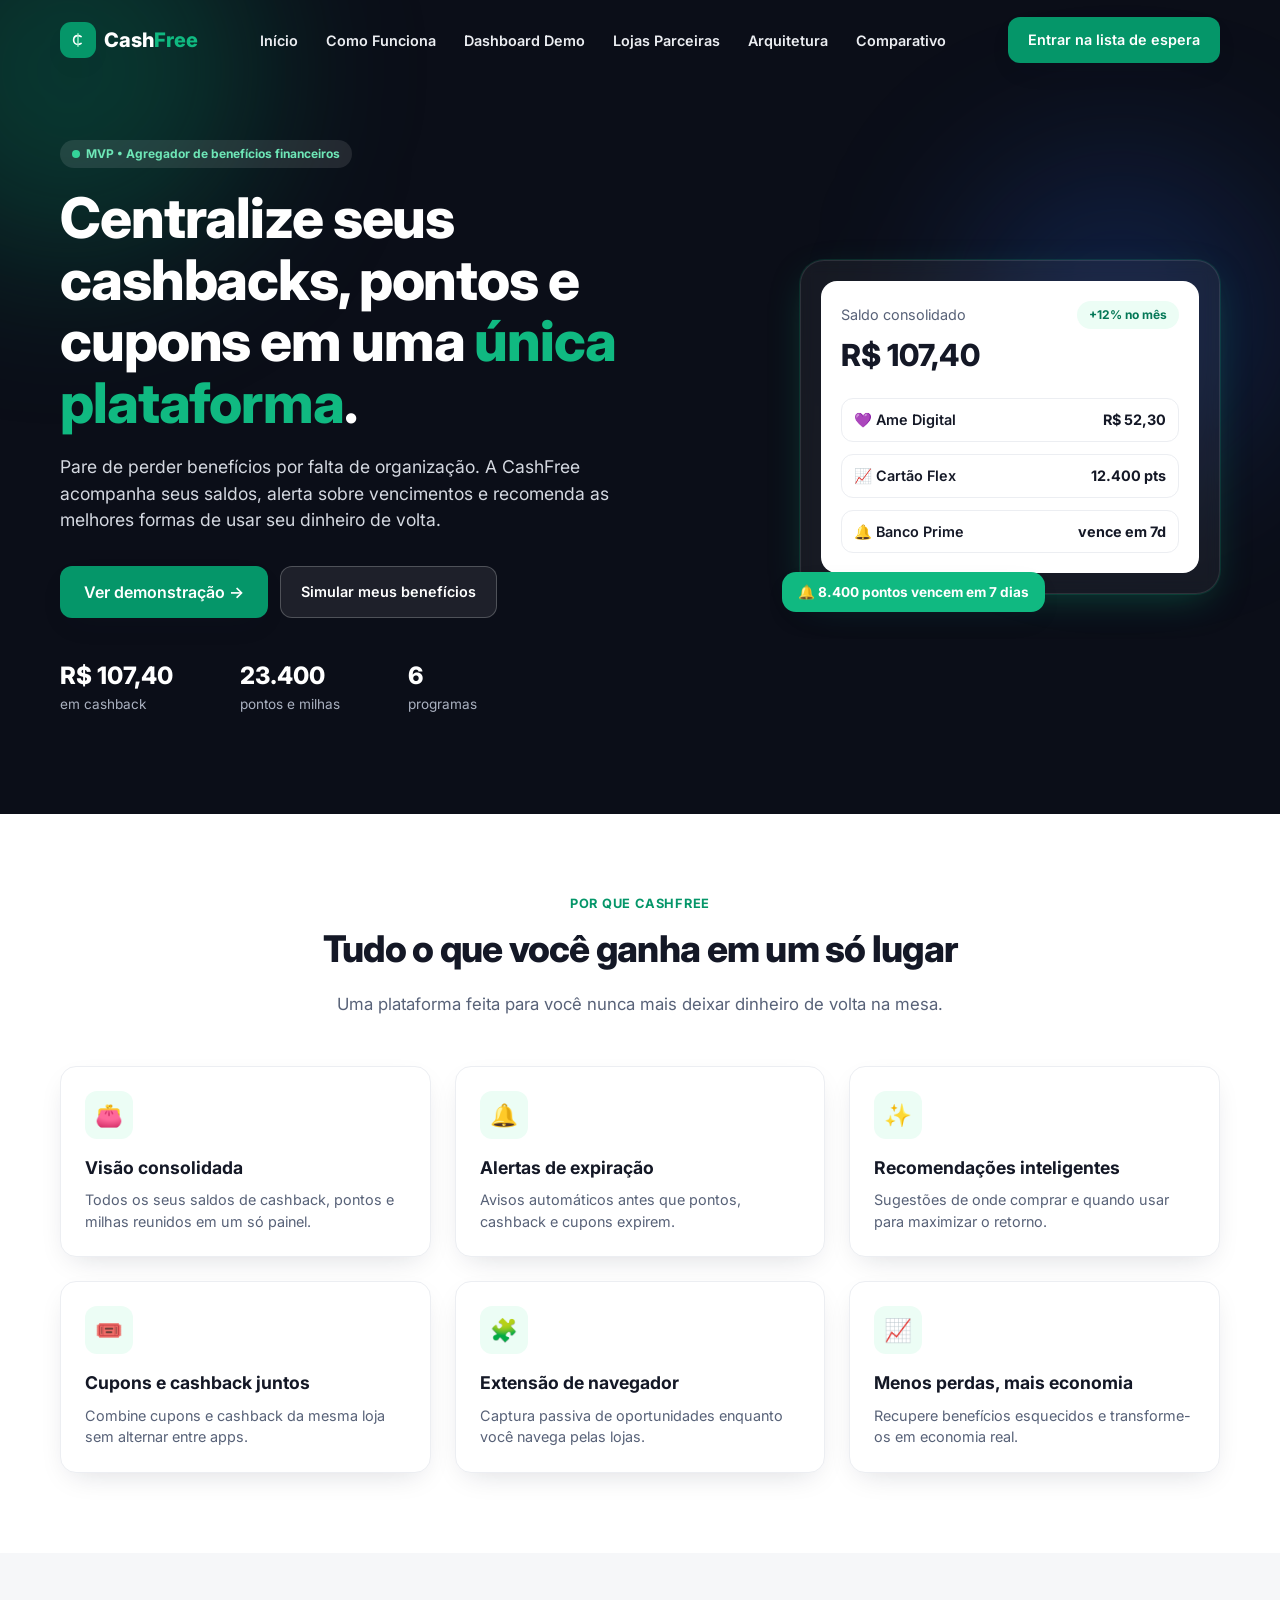
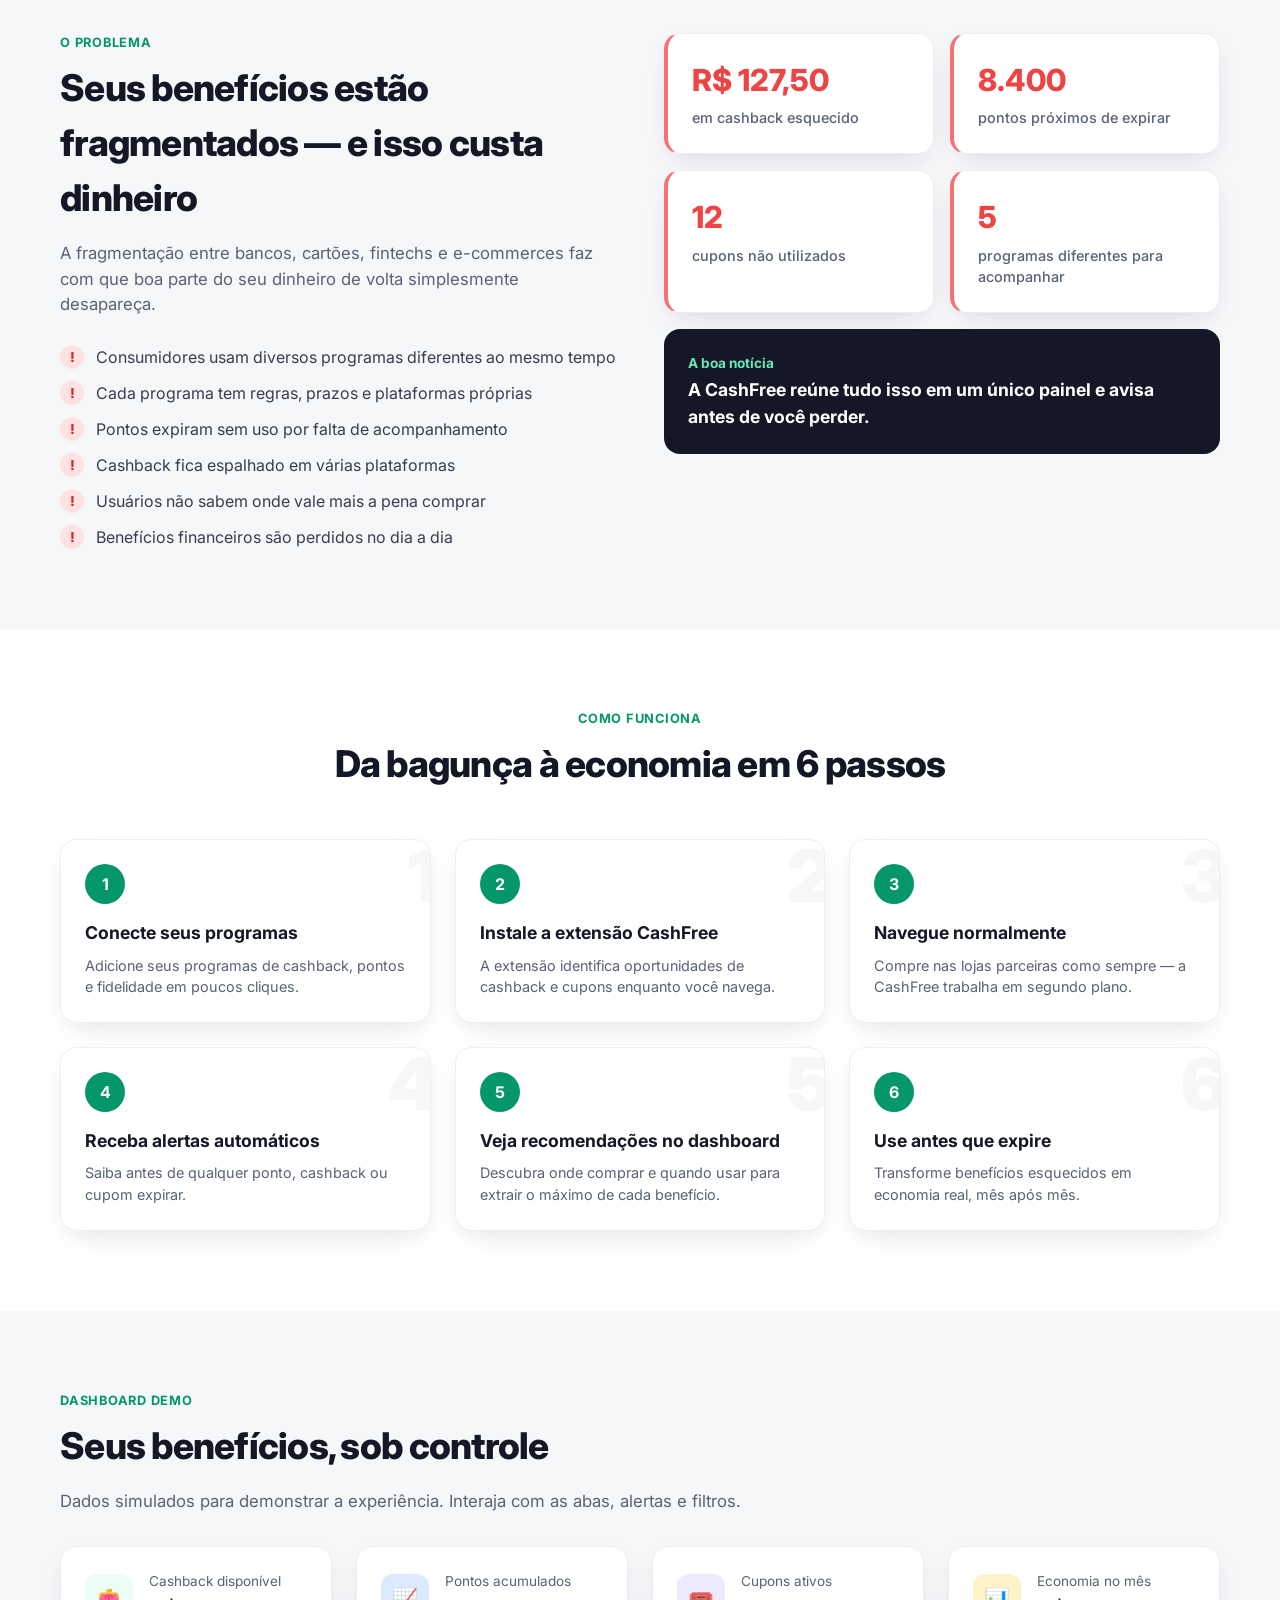
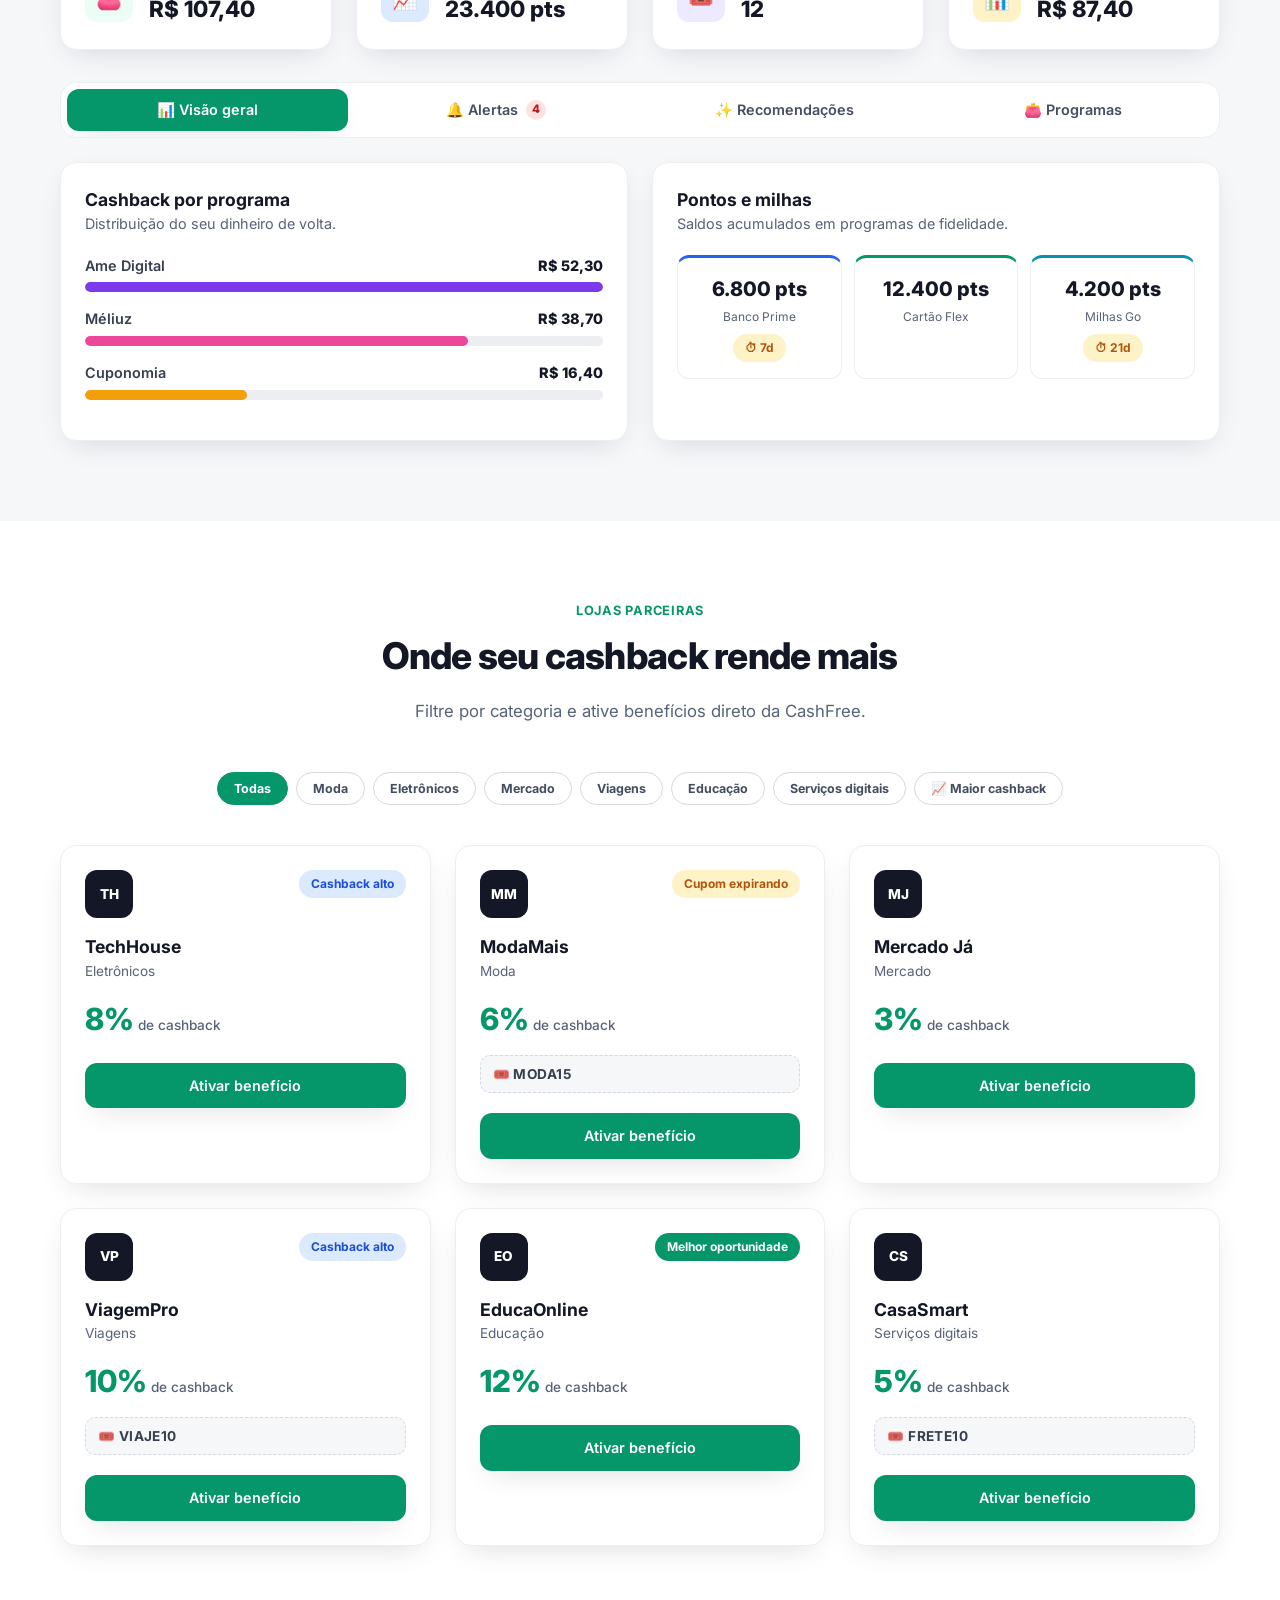
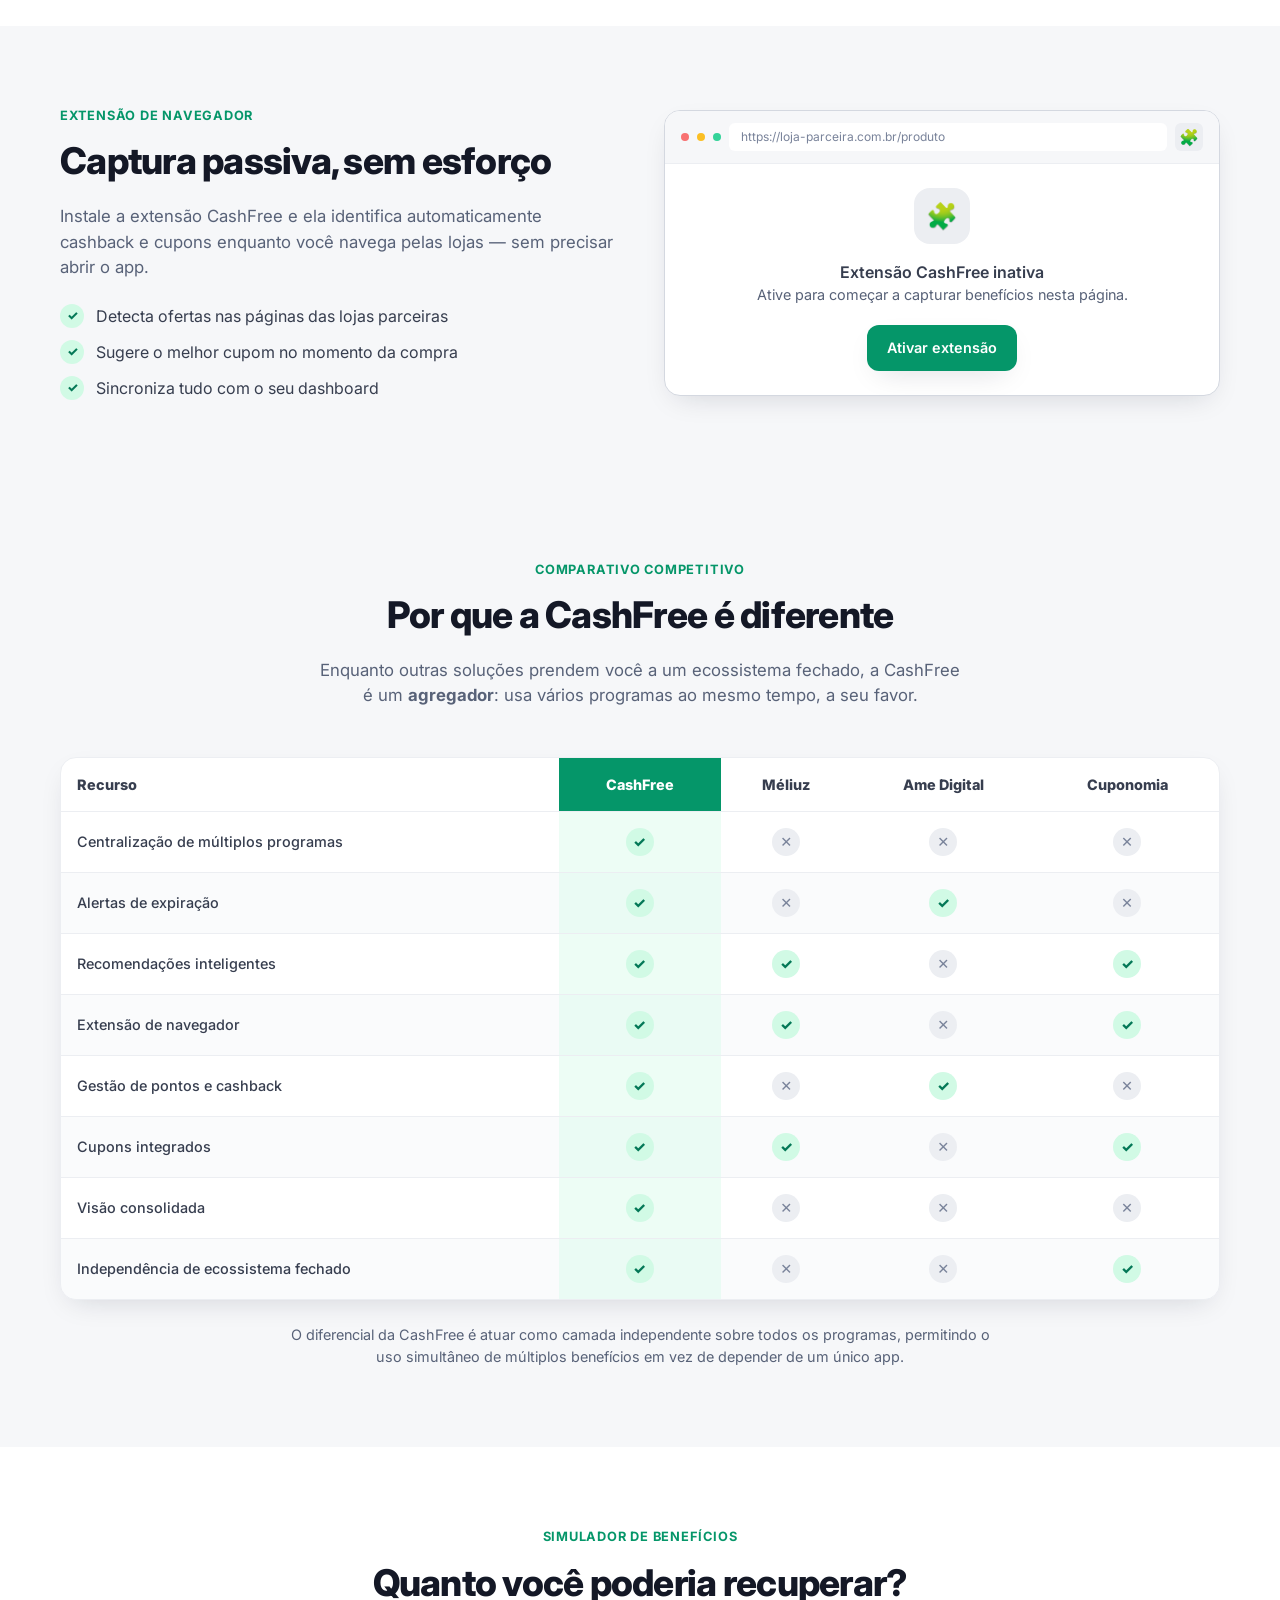
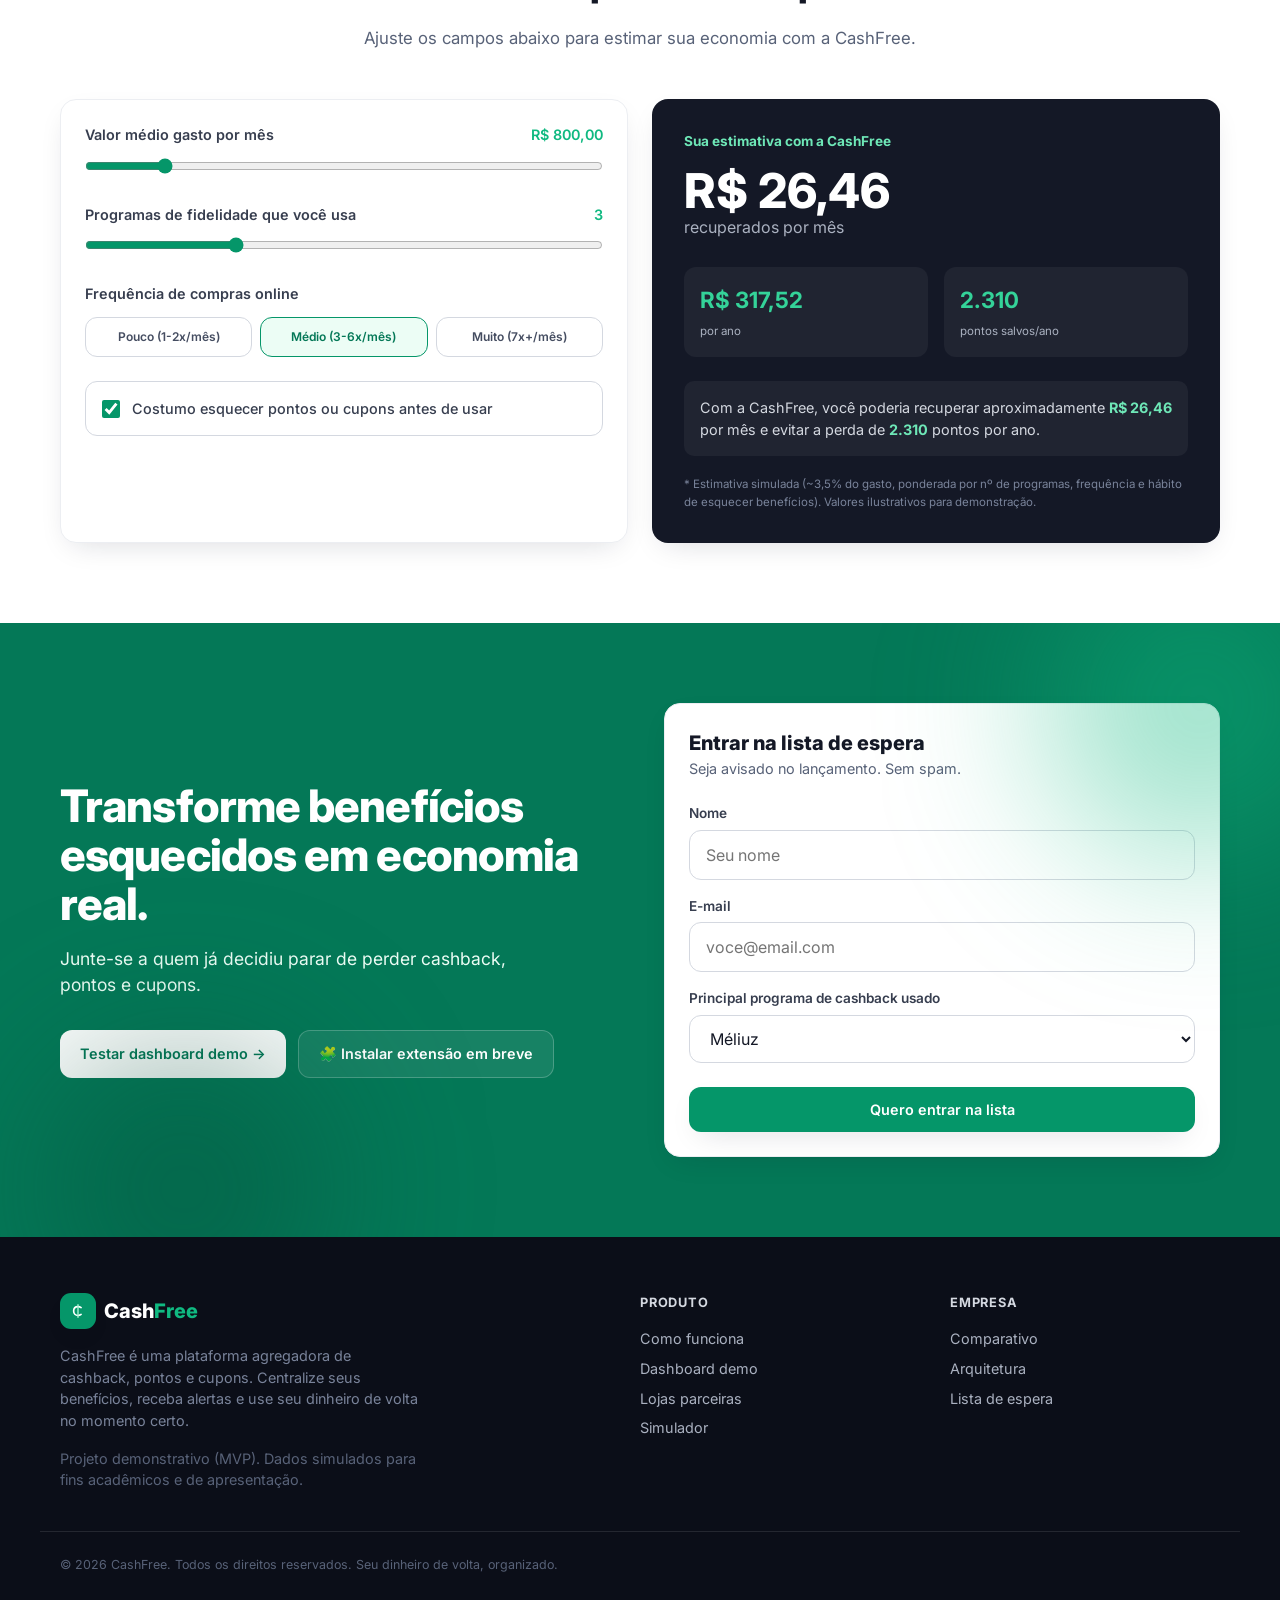
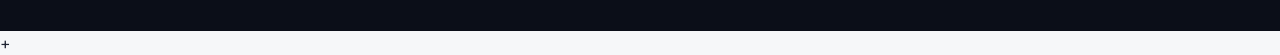
<file: cashfreesitehtmlcssjs/index.html>
<!doctype html>
<html lang="pt-BR">
  <head>
    <meta charset="UTF-8" />
    <meta name="viewport" content="width=device-width, initial-scale=1.0" />
    <meta
      name="description"
      content="CashFree — centralize cashbacks, pontos e cupons em uma única plataforma. Receba alertas de expiração e recomendações inteligentes."
    />
    <title>CashFree — Seu dinheiro de volta, organizado</title>
    <link rel="icon" type="image/svg+xml" href="favicon.svg" />
    <link rel="preconnect" href="https://fonts.googleapis.com" />
    <link rel="preconnect" href="https://fonts.gstatic.com" crossorigin />
    <link
      href="https://fonts.googleapis.com/css2?family=Inter:wght@400;500;600;700;800&display=swap"
      rel="stylesheet"
    />
    <link rel="stylesheet" href="css/styles.css" />
  </head>
  <body>
    <!-- ============ HEADER / NAV ============ -->
    <header class="header" id="header">
      <nav class="nav container">
        <a href="#inicio" class="logo" aria-label="CashFree — início">
          <span class="logo__mark">
            <svg viewBox="0 0 32 32" width="20" height="20" aria-hidden="true">
              <path d="M21 10.5c-1.3-1-3-1.6-5-1.6-4.1 0-7 2.9-7 7.1s2.9 7.1 7 7.1c2 0 3.7-.6 5-1.6"
                fill="none" stroke="#fff" stroke-width="2.6" stroke-linecap="round" />
              <path d="M16 6v20" stroke="#a7f3d0" stroke-width="2.2" stroke-linecap="round" />
            </svg>
          </span>
          <span class="logo__text">Cash<span>Free</span></span>
        </a>

        <ul class="nav__links" id="navLinks">
          <li><a href="#inicio">Início</a></li>
          <li><a href="#como-funciona">Como Funciona</a></li>
          <li><a href="#dashboard">Dashboard Demo</a></li>
          <li><a href="#lojas">Lojas Parceiras</a></li>
          <li><a href="#arquitetura">Arquitetura</a></li>
          <li><a href="#comparativo">Comparativo</a></li>
        </ul>

        <a href="#cta" class="btn btn--primary nav__cta">Entrar na lista de espera</a>

        <button class="nav__toggle" id="navToggle" aria-label="Abrir menu" aria-expanded="false">
          <svg viewBox="0 0 24 24" width="24" height="24" fill="none" stroke="currentColor"
            stroke-width="1.8" stroke-linecap="round"><path d="M4 7h16M4 12h16M4 17h16" /></svg>
        </button>
      </nav>

      <!-- Menu mobile -->
      <div class="nav__mobile" id="navMobile" hidden>
        <a href="#inicio">Início</a>
        <a href="#como-funciona">Como Funciona</a>
        <a href="#dashboard">Dashboard Demo</a>
        <a href="#lojas">Lojas Parceiras</a>
        <a href="#arquitetura">Arquitetura</a>
        <a href="#comparativo">Comparativo</a>
        <a href="#cta" class="btn btn--primary">Entrar na lista de espera</a>
      </div>
    </header>

    <main>
      <!-- ============ HERO ============ -->
      <section id="inicio" class="hero">
        <div class="hero__glow hero__glow--1"></div>
        <div class="hero__glow hero__glow--2"></div>
        <div class="container hero__grid">
          <div class="hero__content">
            <span class="chip chip--ghost"><span class="dot"></span>MVP • Agregador de benefícios financeiros</span>
            <h1>Centralize seus cashbacks, pontos e cupons em uma <span class="accent">única plataforma</span>.</h1>
            <p class="hero__sub">
              Pare de perder benefícios por falta de organização. A CashFree acompanha seus saldos,
              alerta sobre vencimentos e recomenda as melhores formas de usar seu dinheiro de volta.
            </p>
            <div class="hero__actions">
              <a href="#dashboard" class="btn btn--primary btn--lg">Ver demonstração →</a>
              <a href="#simulador" class="btn btn--glass">Simular meus benefícios</a>
            </div>
            <dl class="hero__stats">
              <div><dt>R$ 107,40</dt><dd>em cashback</dd></div>
              <div><dt>23.400</dt><dd>pontos e milhas</dd></div>
              <div><dt>6</dt><dd>programas</dd></div>
            </dl>
          </div>

          <div class="hero__mockup">
            <div class="mockup">
              <div class="mockup__card">
                <div class="mockup__row">
                  <span class="muted">Saldo consolidado</span>
                  <span class="chip chip--green">+12% no mês</span>
                </div>
                <p class="mockup__big">R$ 107,40</p>
                <div class="mockup__list">
                  <div class="mockup__item"><span>💜 Ame Digital</span><strong>R$ 52,30</strong></div>
                  <div class="mockup__item"><span>📈 Cartão Flex</span><strong>12.400 pts</strong></div>
                  <div class="mockup__item"><span>🔔 Banco Prime</span><strong>vence em 7d</strong></div>
                </div>
              </div>
            </div>
            <div class="mockup__badge">🔔 8.400 pontos vencem em 7 dias</div>
          </div>
        </div>
      </section>

      <!-- ============ BENEFÍCIOS ============ -->
      <section class="section section--white">
        <div class="container">
          <div class="section__head">
            <p class="eyebrow">Por que CashFree</p>
            <h2 class="section__title">Tudo o que você ganha em um só lugar</h2>
            <p class="section__lead">Uma plataforma feita para você nunca mais deixar dinheiro de volta na mesa.</p>
          </div>
          <div class="grid grid--3" id="benefitsGrid"></div>
        </div>
      </section>

      <!-- ============ PROBLEMA ============ -->
      <section class="section section--gray">
        <div class="container split">
          <div>
            <p class="eyebrow">O problema</p>
            <h2 class="section__title">Seus benefícios estão fragmentados — e isso custa dinheiro</h2>
            <p class="section__lead">
              A fragmentação entre bancos, cartões, fintechs e e-commerces faz com que boa parte do
              seu dinheiro de volta simplesmente desapareça.
            </p>
            <ul class="painlist" id="painList"></ul>
          </div>
          <div class="problem__stats" id="lostStats"></div>
        </div>
      </section>

      <!-- ============ COMO FUNCIONA ============ -->
      <section id="como-funciona" class="section section--white">
        <div class="container">
          <div class="section__head">
            <p class="eyebrow">Como funciona</p>
            <h2 class="section__title">Da bagunça à economia em 6 passos</h2>
          </div>
          <ol class="grid grid--3 steps" id="stepsGrid"></ol>
        </div>
      </section>

      <!-- ============ DASHBOARD ============ -->
      <section id="dashboard" class="section section--gray">
        <div class="container">
          <div class="section__head section__head--left">
            <p class="eyebrow">Dashboard demo</p>
            <h2 class="section__title">Seus benefícios, sob controle</h2>
            <p class="section__lead">Dados simulados para demonstrar a experiência. Interaja com as abas, alertas e filtros.</p>
          </div>

          <div class="grid grid--4 summary" id="summaryGrid"></div>

          <div class="tabs" id="tabs">
            <button class="tab is-active" data-tab="visao">📊 Visão geral</button>
            <button class="tab" data-tab="alertas">🔔 Alertas <span class="badge" id="alertCount">4</span></button>
            <button class="tab" data-tab="recomendacoes">✨ Recomendações</button>
            <button class="tab" data-tab="programas">👛 Programas</button>
          </div>

          <div class="tabpanel" id="panel-visao"></div>
          <div class="tabpanel" id="panel-alertas" hidden></div>
          <div class="tabpanel" id="panel-recomendacoes" hidden></div>
          <div class="tabpanel" id="panel-programas" hidden></div>
        </div>
      </section>

      <!-- ============ LOJAS PARCEIRAS ============ -->
      <section id="lojas" class="section section--white">
        <div class="container">
          <div class="section__head">
            <p class="eyebrow">Lojas parceiras</p>
            <h2 class="section__title">Onde seu cashback rende mais</h2>
            <p class="section__lead">Filtre por categoria e ative benefícios direto da CashFree.</p>
          </div>
          <div class="filters" id="storeFilters"></div>
          <div class="grid grid--3" id="storesGrid"></div>
        </div>
      </section>

      <!-- ============ EXTENSÃO ============ -->
      <section class="section section--gray">
        <div class="container split split--center">
          <div>
            <p class="eyebrow">Extensão de navegador</p>
            <h2 class="section__title">Captura passiva, sem esforço</h2>
            <p class="section__lead">
              Instale a extensão CashFree e ela identifica automaticamente cashback e cupons
              enquanto você navega pelas lojas — sem precisar abrir o app.
            </p>
            <ul class="checklist">
              <li>Detecta ofertas nas páginas das lojas parceiras</li>
              <li>Sugere o melhor cupom no momento da compra</li>
              <li>Sincroniza tudo com o seu dashboard</li>
            </ul>
          </div>
          <div class="browser">
            <div class="browser__bar">
              <span class="dot dot--red"></span><span class="dot dot--amber"></span><span class="dot dot--green"></span>
              <span class="browser__url">https://loja-parceira.com.br/produto</span>
              <span class="browser__ext" id="extIcon">🧩</span>
            </div>
            <div class="browser__body" id="extBody"></div>
          </div>
        </div>
      </section>

      <!-- ============ COMPARATIVO ============ -->
      <section id="comparativo" class="section section--gray2">
        <div class="container">
          <div class="section__head">
            <p class="eyebrow">Comparativo competitivo</p>
            <h2 class="section__title">Por que a CashFree é diferente</h2>
            <p class="section__lead">
              Enquanto outras soluções prendem você a um ecossistema fechado, a CashFree é um
              <strong>agregador</strong>: usa vários programas ao mesmo tempo, a seu favor.
            </p>
          </div>
          <div class="table-wrap" id="comparisonWrap"></div>
          <p class="note">
            O diferencial da CashFree é atuar como camada independente sobre todos os programas,
            permitindo o uso simultâneo de múltiplos benefícios em vez de depender de um único app.
          </p>
        </div>
      </section>

      <!-- ============ SIMULADOR ============ -->
      <section id="simulador" class="section section--white">
        <div class="container">
          <div class="section__head">
            <p class="eyebrow">Simulador de benefícios</p>
            <h2 class="section__title">Quanto você poderia recuperar?</h2>
            <p class="section__lead">Ajuste os campos abaixo para estimar sua economia com a CashFree.</p>
          </div>

          <div class="grid grid--2 sim">
            <div class="card sim__inputs">
              <div class="field">
                <label>Valor médio gasto por mês <span class="accent" id="spendVal">R$ 800,00</span></label>
                <input type="range" id="spend" min="100" max="5000" step="50" value="800" />
              </div>
              <div class="field">
                <label>Programas de fidelidade que você usa <span class="accent" id="progVal">3</span></label>
                <input type="range" id="programs" min="1" max="8" step="1" value="3" />
              </div>
              <div class="field">
                <p class="field__label">Frequência de compras online</p>
                <div class="segmented" id="freq">
                  <button data-factor="0.4">Pouco (1-2x/mês)</button>
                  <button data-factor="0.7" class="is-active">Médio (3-6x/mês)</button>
                  <button data-factor="1">Muito (7x+/mês)</button>
                </div>
              </div>
              <label class="checkbox">
                <input type="checkbox" id="forgets" checked />
                <span>Costumo esquecer pontos ou cupons antes de usar</span>
              </label>
            </div>

            <div class="sim__result">
              <p class="sim__eyebrow">Sua estimativa com a CashFree</p>
              <p class="sim__big" id="resMonthly">R$ 0,00</p>
              <p class="muted-light">recuperados por mês</p>
              <div class="sim__sub">
                <div><strong id="resYearly">R$ 0,00</strong><span>por ano</span></div>
                <div><strong id="resPoints">0</strong><span>pontos salvos/ano</span></div>
              </div>
              <p class="sim__explain" id="resText"></p>
              <p class="sim__note">
                * Estimativa simulada (~3,5% do gasto, ponderada por nº de programas, frequência e
                hábito de esquecer benefícios). Valores ilustrativos para demonstração.
              </p>
            </div>
          </div>
        </div>
      </section>

      <!-- ============ CTA FINAL ============ -->
      <section id="cta" class="section section--brand">
        <div class="cta__glow cta__glow--1"></div>
        <div class="cta__glow cta__glow--2"></div>
        <div class="container split split--center">
          <div>
            <h2 class="cta__title">Transforme benefícios esquecidos em economia real.</h2>
            <p class="cta__lead">Junte-se a quem já decidiu parar de perder cashback, pontos e cupons.</p>
            <div class="hero__actions">
              <a href="#dashboard" class="btn btn--white">Testar dashboard demo →</a>
              <button class="btn btn--glass">🧩 Instalar extensão em breve</button>
            </div>
          </div>

          <div class="waitlist" id="waitlist">
            <form id="waitlistForm" class="card">
              <h3>Entrar na lista de espera</h3>
              <p class="muted">Seja avisado no lançamento. Sem spam.</p>
              <div class="field">
                <label for="wlName">Nome</label>
                <input id="wlName" type="text" required placeholder="Seu nome" />
              </div>
              <div class="field">
                <label for="wlEmail">E-mail</label>
                <input id="wlEmail" type="email" required placeholder="voce@email.com" />
              </div>
              <div class="field">
                <label for="wlProgram">Principal programa de cashback usado</label>
                <select id="wlProgram">
                  <option>Méliuz</option><option>Ame Digital</option><option>Cuponomia</option>
                  <option>Banco/Cartão</option><option>Milhas</option><option>Outro</option>
                </select>
              </div>
              <button type="submit" class="btn btn--primary btn--block">Quero entrar na lista</button>
            </form>
          </div>
        </div>
      </section>
    </main>

    <!-- ============ FOOTER ============ -->
    <footer class="footer">
      <div class="container footer__grid">
        <div class="footer__brand">
          <span class="logo logo--light">
            <span class="logo__mark">
              <svg viewBox="0 0 32 32" width="20" height="20" aria-hidden="true">
                <path d="M21 10.5c-1.3-1-3-1.6-5-1.6-4.1 0-7 2.9-7 7.1s2.9 7.1 7 7.1c2 0 3.7-.6 5-1.6"
                  fill="none" stroke="#fff" stroke-width="2.6" stroke-linecap="round" />
                <path d="M16 6v20" stroke="#a7f3d0" stroke-width="2.2" stroke-linecap="round" />
              </svg>
            </span>
            <span class="logo__text logo__text--light">Cash<span>Free</span></span>
          </span>
          <p>
            CashFree é uma plataforma agregadora de cashback, pontos e cupons. Centralize seus
            benefícios, receba alertas e use seu dinheiro de volta no momento certo.
          </p>
          <p class="footer__small">Projeto demonstrativo (MVP). Dados simulados para fins acadêmicos e de apresentação.</p>
        </div>
        <div>
          <p class="footer__title">Produto</p>
          <ul>
            <li><a href="#como-funciona">Como funciona</a></li>
            <li><a href="#dashboard">Dashboard demo</a></li>
            <li><a href="#lojas">Lojas parceiras</a></li>
            <li><a href="#simulador">Simulador</a></li>
          </ul>
        </div>
        <div>
          <p class="footer__title">Empresa</p>
          <ul>
            <li><a href="#comparativo">Comparativo</a></li>
            <li><a href="#arquitetura">Arquitetura</a></li>
            <li><a href="#cta">Lista de espera</a></li>
          </ul>
        </div>
      </div>
      <div class="container footer__bottom">
        © <span id="year"></span> CashFree. Todos os direitos reservados. Seu dinheiro de volta, organizado.
      </div>
    </footer>

    <script src="js/data.js"></script>
    <script src="js/app.js"></script>
  </body>
</html>+
</file>
<file: cashfreesitehtmlcssjs/css/styles.css>
/* ============================================================
   CashFree — estilos (HTML/CSS/JS puro)
   Paleta fintech: verde (economia/confiança) + grafite (segurança)
   ============================================================ */

:root {
  --brand-50: #ecfdf5;  --brand-100: #d1fae5; --brand-200: #a7f3d0;
  --brand-300: #6ee7b7; --brand-400: #34d399; --brand-500: #10b981;
  --brand-600: #059669; --brand-700: #047857; --brand-800: #065f46;

  --ink-50: #f6f7f9;  --ink-100: #eceef2; --ink-200: #d4d8e0;
  --ink-300: #aab1c0; --ink-400: #79839a; --ink-500: #586278;
  --ink-600: #454d61; --ink-700: #373e4f; --ink-800: #1f2433;
  --ink-900: #141826; --ink-950: #0b0e18;

  --shadow-soft: 0 10px 30px -12px rgba(15, 23, 42, 0.18);
  --shadow-glow: 0 0 0 1px rgba(16,185,129,0.15), 0 12px 40px -12px rgba(16,185,129,0.35);
  --radius: 16px;
  --header-h: 80px;
}

* { box-sizing: border-box; margin: 0; padding: 0; }

html { scroll-behavior: smooth; scroll-padding-top: var(--header-h); }

body {
  font-family: 'Inter', system-ui, Helvetica, Arial, sans-serif;
  color: var(--ink-800);
  background: var(--ink-50);
  -webkit-font-smoothing: antialiased;
  line-height: 1.5;
}

a { color: inherit; text-decoration: none; }
ul, ol { list-style: none; }
img, svg { display: block; }

.container { width: 100%; max-width: 1200px; margin: 0 auto; padding: 0 20px; }
.accent { color: var(--brand-500); }
.muted { color: var(--ink-500); font-size: 0.9rem; }
.muted-light { color: var(--ink-300); }

/* ---------- Botões ---------- */
.btn {
  display: inline-flex; align-items: center; justify-content: center; gap: 8px;
  border: 0; cursor: pointer; font: inherit; font-weight: 600; font-size: 0.9rem;
  padding: 12px 20px; border-radius: 12px; transition: all 0.2s ease;
  text-align: center;
}
.btn--lg { font-size: 1rem; padding: 14px 24px; }
.btn--block { width: 100%; }
.btn--primary { background: var(--brand-600); color: #fff; box-shadow: var(--shadow-soft); }
.btn--primary:hover { background: var(--brand-700); transform: translateY(-2px); }
.btn--secondary { background: #fff; color: var(--ink-800); border: 1px solid var(--ink-200); }
.btn--secondary:hover { border-color: var(--brand-400); color: var(--brand-700); }
.btn--glass { background: rgba(255,255,255,0.08); color: #fff; border: 1px solid rgba(255,255,255,0.22); }
.btn--glass:hover { background: rgba(255,255,255,0.16); }
.btn--white { background: #fff; color: var(--brand-700); }
.btn--white:hover { background: var(--brand-50); transform: translateY(-2px); }
.btn--ghost { background: transparent; color: var(--ink-600); }
.btn--ghost:hover { background: var(--ink-100); }

/* ---------- Chips / badges ---------- */
.chip {
  display: inline-flex; align-items: center; gap: 6px;
  padding: 5px 12px; border-radius: 999px; font-size: 0.75rem; font-weight: 700;
}
.chip--ghost { background: rgba(255,255,255,0.1); color: var(--brand-300); }
.chip--green { background: var(--brand-50); color: var(--brand-700); }
.chip--blue { background: #dbeafe; color: #1d4ed8; }
.chip--violet { background: #ede9fe; color: #6d28d9; }
.chip--amber { background: #fef3c7; color: #b45309; }
.chip--red { background: #fee2e2; color: #b91c1c; }
.dot { width: 8px; height: 8px; border-radius: 999px; background: var(--brand-400); }

.badge {
  display: inline-grid; place-items: center; min-width: 20px; height: 20px;
  padding: 0 6px; border-radius: 999px; background: #fee2e2; color: #b91c1c;
  font-size: 0.72rem; font-weight: 800;
}

/* ---------- Cards ---------- */
.card {
  background: #fff; border: 1px solid var(--ink-100); border-radius: var(--radius);
  padding: 24px; box-shadow: var(--shadow-soft);
}

/* ---------- Seções ---------- */
.section { padding: 80px 0; }
.section--white { background: #fff; }
.section--gray { background: var(--ink-50); }
.section--gray2 { background: var(--ink-50); }
.section--dark { background: var(--ink-950); color: #fff; }
.section__head { max-width: 640px; margin: 0 auto 48px; text-align: center; }
.section__head--left { max-width: none; margin: 0 0 32px; text-align: left; }
.eyebrow { font-size: 0.8rem; font-weight: 700; letter-spacing: 0.06em; text-transform: uppercase; color: var(--brand-600); }
.eyebrow--light { color: var(--brand-400); }
.section__title { margin-top: 8px; font-size: clamp(1.7rem, 4vw, 2.3rem); font-weight: 800; letter-spacing: -0.02em; color: var(--ink-900); }
.section__title--light { color: #fff; }
.section__lead { margin-top: 16px; font-size: 1.05rem; color: var(--ink-500); }
.section__lead--light { color: var(--ink-300); }
.note { max-width: 720px; margin: 24px auto 0; text-align: center; font-size: 0.9rem; color: var(--ink-500); }

/* ---------- Grids ---------- */
.grid { display: grid; gap: 24px; }
.grid--2 { grid-template-columns: repeat(2, 1fr); }
.grid--3 { grid-template-columns: repeat(3, 1fr); }
.grid--4 { grid-template-columns: repeat(4, 1fr); }
.split { display: grid; grid-template-columns: 1fr 1fr; gap: 48px; align-items: start; }
.split--center { align-items: center; }

/* ============================================================
   HEADER / NAV
   ============================================================ */
.header { position: fixed; inset: 0 0 auto 0; z-index: 50; transition: all 0.3s ease; }
.header.scrolled { background: rgba(255,255,255,0.92); backdrop-filter: blur(10px); border-bottom: 1px solid var(--ink-100); box-shadow: var(--shadow-soft); }
.nav { height: var(--header-h); display: flex; align-items: center; justify-content: space-between; gap: 16px; }
.logo { display: inline-flex; align-items: center; gap: 8px; font-weight: 800; }
.logo__mark { display: grid; place-items: center; width: 36px; height: 36px; border-radius: 11px; background: var(--brand-600); box-shadow: var(--shadow-soft); }
.logo__text { font-size: 1.25rem; color: var(--ink-900); }
.logo__text span { color: var(--brand-500); }
.logo__text--light, .logo--light .logo__text { color: #fff; }

.nav__links { display: flex; align-items: center; gap: 4px; }
.nav__links a { padding: 8px 12px; border-radius: 8px; font-size: 0.9rem; font-weight: 600; color: var(--ink-600); transition: all 0.2s; }
.nav__links a:hover { background: var(--ink-100); color: var(--ink-900); }
.header:not(.scrolled) .nav__links a { color: var(--ink-100); }
.header:not(.scrolled) .nav__links a:hover { background: rgba(255,255,255,0.12); color: #fff; }
.header:not(.scrolled) .logo__text { color: #fff; }

.nav__cta { white-space: nowrap; }
.nav__toggle { display: none; width: 44px; height: 44px; place-items: center; border-radius: 11px; border: 1px solid var(--ink-200); background: #fff; color: var(--ink-800); cursor: pointer; }
.nav__mobile { display: none; flex-direction: column; gap: 4px; padding: 12px 20px 20px; background: #fff; border-top: 1px solid var(--ink-100); }
.nav__mobile a { padding: 12px; border-radius: 8px; font-weight: 600; color: var(--ink-700); }
.nav__mobile a:hover { background: var(--ink-100); }

/* ============================================================
   HERO
   ============================================================ */
.hero { position: relative; overflow: hidden; background: var(--ink-950); color: #fff; padding: 140px 0 100px; }
.hero__glow { position: absolute; border-radius: 999px; filter: blur(80px); pointer-events: none; }
.hero__glow--1 { width: 380px; height: 380px; left: -120px; top: -120px; background: rgba(5,150,105,0.3); }
.hero__glow--2 { width: 320px; height: 320px; right: 0; top: 160px; background: rgba(37,99,235,0.2); }
.hero__grid { position: relative; display: grid; grid-template-columns: 1fr 1fr; gap: 48px; align-items: center; }
.hero__content h1 { margin-top: 20px; font-size: clamp(2.2rem, 5vw, 3.5rem); font-weight: 800; line-height: 1.1; letter-spacing: -0.02em; }
.hero__sub { margin-top: 20px; max-width: 560px; font-size: 1.1rem; color: var(--ink-200); }
.hero__actions { margin-top: 32px; display: flex; flex-wrap: wrap; gap: 12px; }
.hero__stats { margin-top: 40px; display: grid; grid-template-columns: repeat(3, auto); gap: 24px; max-width: 460px; }
.hero__stats dt { font-size: 1.5rem; font-weight: 800; }
.hero__stats dd { font-size: 0.85rem; color: var(--ink-300); }

.hero__mockup { position: relative; justify-self: end; width: 100%; max-width: 420px; }
.mockup { border: 1px solid rgba(255,255,255,0.1); background: rgba(255,255,255,0.05); border-radius: 24px; padding: 20px; box-shadow: var(--shadow-glow); backdrop-filter: blur(8px); }
.mockup__card { background: #fff; color: var(--ink-900); border-radius: 16px; padding: 20px; }
.mockup__row { display: flex; align-items: center; justify-content: space-between; }
.mockup__big { margin-top: 4px; font-size: 1.9rem; font-weight: 800; }
.mockup__list { margin-top: 20px; display: flex; flex-direction: column; gap: 12px; }
.mockup__item { display: flex; align-items: center; justify-content: space-between; border: 1px solid var(--ink-100); border-radius: 12px; padding: 10px 12px; font-size: 0.9rem; font-weight: 600; }
.mockup__badge { position: absolute; bottom: -18px; left: -18px; background: var(--brand-500); color: #fff; font-weight: 700; font-size: 0.85rem; padding: 10px 16px; border-radius: 14px; box-shadow: var(--shadow-soft); animation: float 6s ease-in-out infinite; }

@keyframes float { 0%,100% { transform: translateY(0); } 50% { transform: translateY(-8px); } }
@keyframes fadeUp { from { opacity: 0; transform: translateY(12px); } to { opacity: 1; transform: translateY(0); } }
.fade-up { animation: fadeUp 0.5s ease-out both; }

/* ============================================================
   BENEFÍCIOS
   ============================================================ */
.benefit { transition: all 0.2s; }
.benefit:hover { transform: translateY(-4px); box-shadow: var(--shadow-glow); }
.benefit__icon { display: grid; place-items: center; width: 48px; height: 48px; border-radius: 12px; background: var(--brand-50); font-size: 1.4rem; }
.benefit h3 { margin-top: 16px; font-size: 1.1rem; color: var(--ink-900); }
.benefit p { margin-top: 8px; font-size: 0.9rem; color: var(--ink-500); }

/* ============================================================
   PROBLEMA
   ============================================================ */
.painlist { margin-top: 28px; display: flex; flex-direction: column; gap: 12px; }
.painlist li { display: flex; gap: 12px; align-items: flex-start; color: var(--ink-700); }
.painlist .x { flex: none; display: grid; place-items: center; width: 24px; height: 24px; border-radius: 999px; background: #fee2e2; color: #dc2626; font-weight: 800; font-size: 0.85rem; }
.problem__stats { display: grid; grid-template-columns: 1fr 1fr; gap: 16px; }
.stat-card { border-left: 4px solid #f87171; transition: transform 0.2s; }
.stat-card:hover { transform: translateY(-4px); }
.stat-card .v { font-size: 1.9rem; font-weight: 800; color: #ef4444; }
.stat-card .l { margin-top: 4px; font-size: 0.9rem; color: var(--ink-500); font-weight: 500; }
.goodnews { grid-column: 1 / -1; background: var(--ink-900); color: #fff; border-radius: var(--radius); padding: 24px; }
.goodnews .k { font-size: 0.85rem; font-weight: 700; color: var(--brand-300); }
.goodnews .t { margin-top: 4px; font-size: 1.1rem; font-weight: 700; }

/* ============================================================
   STEPS
   ============================================================ */
.steps li { position: relative; overflow: hidden; transition: all 0.2s; }
.steps li:hover { transform: translateY(-4px); box-shadow: var(--shadow-glow); }
.steps .ghostnum { position: absolute; right: -8px; top: -18px; font-size: 4.5rem; font-weight: 900; color: var(--ink-50); }
.steps .num { position: relative; display: grid; place-items: center; width: 40px; height: 40px; border-radius: 999px; background: var(--brand-600); color: #fff; font-weight: 700; }
.steps h3 { position: relative; margin-top: 16px; font-size: 1.1rem; color: var(--ink-900); }
.steps p { position: relative; margin-top: 8px; font-size: 0.9rem; color: var(--ink-500); }

/* ============================================================
   DASHBOARD
   ============================================================ */
.summary { margin-bottom: 32px; }
.summary__card { display: flex; align-items: center; gap: 16px; }
.summary__icon { display: grid; place-items: center; width: 48px; height: 48px; border-radius: 12px; font-size: 1.3rem; }
.summary__card .l { font-size: 0.85rem; color: var(--ink-500); }
.summary__card .v { font-size: 1.4rem; font-weight: 800; color: var(--ink-900); }

.tabs { display: flex; gap: 8px; overflow-x: auto; background: #fff; border: 1px solid var(--ink-100); border-radius: var(--radius); padding: 6px; }
.tab { flex: 1; display: inline-flex; align-items: center; justify-content: center; gap: 8px; white-space: nowrap; border: 0; cursor: pointer; font: inherit; font-weight: 600; font-size: 0.9rem; color: var(--ink-600); padding: 10px 16px; border-radius: 12px; background: transparent; transition: all 0.2s; }
.tab:hover { background: var(--ink-100); }
.tab.is-active { background: var(--brand-600); color: #fff; box-shadow: var(--shadow-soft); }
.tab.is-active .badge { background: #fff; color: var(--brand-700); }
.tabpanel { margin-top: 24px; }

.bar-row { margin-bottom: 16px; }
.bar-row .top { display: flex; justify-content: space-between; font-size: 0.9rem; }
.bar-row .top .name { font-weight: 600; color: var(--ink-700); }
.bar-row .top .val { font-weight: 800; color: var(--ink-900); }
.bar { margin-top: 6px; height: 10px; border-radius: 999px; background: var(--ink-100); overflow: hidden; }
.bar > span { display: block; height: 100%; border-radius: 999px; transition: width 0.5s ease; }

.points-grid { display: grid; grid-template-columns: repeat(3, 1fr); gap: 12px; margin-top: 20px; }
.point-card { border: 1px solid var(--ink-100); border-top-width: 3px; border-radius: 12px; padding: 16px; text-align: center; }
.point-card .v { font-size: 1.25rem; font-weight: 800; color: var(--ink-900); }
.point-card .l { margin-top: 4px; font-size: 0.75rem; color: var(--ink-500); }

.alert { display: flex; gap: 16px; align-items: center; justify-content: space-between; flex-wrap: wrap; margin-bottom: 16px; }
.alert__main { display: flex; gap: 16px; align-items: flex-start; }
.alert__icon { flex: none; display: grid; place-items: center; width: 44px; height: 44px; border-radius: 12px; background: #fef3c7; font-size: 1.2rem; }
.alert h4 { font-size: 1rem; color: var(--ink-900); display: inline; }
.alert .desc { margin-top: 4px; font-size: 0.9rem; color: var(--ink-500); }
.alert__head { display: flex; flex-wrap: wrap; gap: 8px; align-items: center; }
.empty { text-align: center; padding: 48px 24px; }
.empty .big { font-size: 1.1rem; font-weight: 800; color: var(--ink-900); margin-top: 16px; }

.rec { transition: transform 0.2s; }
.rec:hover { transform: translateY(-4px); }
.rec__main { display: flex; gap: 12px; align-items: flex-start; }
.rec__icon { flex: none; display: grid; place-items: center; width: 40px; height: 40px; border-radius: 12px; background: var(--brand-50); font-size: 1.1rem; }
.rec h4 { font-size: 1rem; color: var(--ink-900); line-height: 1.3; }
.rec p { margin-top: 4px; font-size: 0.9rem; color: var(--ink-500); }
.rec__foot { margin-top: 16px; padding-top: 16px; border-top: 1px solid var(--ink-100); display: flex; align-items: center; justify-content: space-between; gap: 12px; }
.rec__foot .pot { font-size: 0.9rem; color: var(--ink-500); }

.dash-controls { display: flex; flex-wrap: wrap; gap: 8px; margin-bottom: 16px; }
.prog-card .top { display: flex; align-items: center; justify-content: space-between; }
.prog-logo { display: grid; place-items: center; width: 44px; height: 44px; border-radius: 12px; color: #fff; font-weight: 800; }
.prog-card h4 { margin-top: 12px; color: var(--ink-900); }
.prog-card .v { margin-top: 4px; font-size: 1.5rem; font-weight: 800; color: var(--ink-900); }
.prog-card .exp { margin-top: 8px; font-size: 0.9rem; font-weight: 500; display: flex; align-items: center; gap: 6px; }
.exp--red { color: #dc2626; } .exp--amber { color: #d97706; } .exp--gray { color: var(--ink-400); }

/* ============================================================
   LOJAS
   ============================================================ */
.filters { display: flex; flex-wrap: wrap; justify-content: center; gap: 8px; margin-bottom: 40px; }
.filter { cursor: pointer; border: 1px solid var(--ink-200); background: #fff; color: var(--ink-600); padding: 8px 16px; border-radius: 999px; font-size: 0.78rem; font-weight: 700; font-family: inherit; transition: all 0.2s; display: inline-flex; align-items: center; gap: 6px; }
.filter:hover { border-color: var(--brand-400); }
.filter.is-active { border-color: var(--brand-600); background: var(--brand-600); color: #fff; }
.filter.is-active--soft { border-color: var(--brand-600); background: var(--brand-50); color: var(--brand-700); }

.store { display: flex; flex-direction: column; transition: all 0.2s; }
.store:hover { transform: translateY(-4px); box-shadow: var(--shadow-glow); }
.store__top { display: flex; align-items: flex-start; justify-content: space-between; }
.store__logo { display: grid; place-items: center; width: 48px; height: 48px; border-radius: 12px; background: var(--ink-900); color: #fff; font-weight: 800; font-size: 0.85rem; }
.store h3 { margin-top: 16px; font-size: 1.1rem; color: var(--ink-900); }
.store .cat { font-size: 0.85rem; color: var(--ink-500); }
.store__cash { margin-top: 16px; display: flex; align-items: baseline; gap: 4px; }
.store__cash .pct { font-size: 1.9rem; font-weight: 800; color: var(--brand-600); }
.store__cash .lbl { font-size: 0.85rem; color: var(--ink-500); font-weight: 500; }
.store__coupon { margin-top: 12px; display: flex; align-items: center; gap: 8px; border: 1px dashed var(--ink-200); background: var(--ink-50); padding: 8px 12px; border-radius: 10px; font-size: 0.85rem; font-weight: 700; color: var(--ink-700); letter-spacing: 0.03em; }
.store .btn { margin-top: 20px; }
.btn--activated { background: var(--brand-50); color: var(--brand-700); cursor: default; }

/* ============================================================
   EXTENSÃO (browser mockup)
   ============================================================ */
.checklist { margin-top: 24px; display: flex; flex-direction: column; gap: 12px; color: var(--ink-700); }
.checklist li { display: flex; align-items: center; gap: 12px; }
.checklist li::before { content: '✓'; display: grid; place-items: center; width: 24px; height: 24px; border-radius: 999px; background: var(--brand-100); color: var(--brand-700); font-weight: 800; font-size: 0.8rem; flex: none; }
.browser { border: 1px solid var(--ink-200); background: #fff; border-radius: var(--radius); overflow: hidden; box-shadow: var(--shadow-soft); }
.browser__bar { display: flex; align-items: center; gap: 8px; padding: 12px 16px; background: var(--ink-50); border-bottom: 1px solid var(--ink-100); }
.dot--red { background: #f87171; } .dot--amber { background: #fbbf24; } .dot--green { background: var(--brand-400); }
.browser__url { flex: 1; background: #fff; border-radius: 6px; padding: 5px 12px; font-size: 0.75rem; color: var(--ink-400); white-space: nowrap; overflow: hidden; text-overflow: ellipsis; }
.browser__ext { display: grid; place-items: center; width: 28px; height: 28px; border-radius: 6px; background: var(--ink-100); transition: all 0.3s; }
.browser__ext.on { background: var(--brand-600); }
.browser__body { padding: 24px; }
.ext-center { text-align: center; }
.ext-center .ico { margin: 0 auto; display: grid; place-items: center; width: 56px; height: 56px; border-radius: 16px; background: var(--ink-100); font-size: 1.6rem; }
.ext-center .t { margin-top: 16px; font-weight: 600; color: var(--ink-700); }
.ext-center .s { font-size: 0.9rem; color: var(--ink-500); }
.spinner { margin: 24px auto; width: 40px; height: 40px; border: 4px solid var(--ink-100); border-top-color: var(--brand-600); border-radius: 999px; animation: spin 0.8s linear infinite; }
@keyframes spin { to { transform: rotate(360deg); } }
.ext-found { display: flex; align-items: center; gap: 12px; border: 1px solid var(--brand-100); background: rgba(209,250,229,0.4); padding: 12px 16px; border-radius: 12px; margin-top: 8px; font-size: 0.9rem; font-weight: 500; color: var(--ink-800); }

/* ============================================================
   COMPARATIVO
   ============================================================ */
.table-wrap { margin-top: 40px; overflow-x: auto; border: 1px solid var(--ink-100); border-radius: var(--radius); background: #fff; box-shadow: var(--shadow-soft); }
table { width: 100%; min-width: 640px; border-collapse: collapse; font-size: 0.9rem; }
th, td { padding: 16px; }
thead tr { border-bottom: 1px solid var(--ink-100); }
th { text-align: center; font-weight: 800; color: var(--ink-700); }
th:first-child, td:first-child { text-align: left; }
th.hl { background: var(--brand-600); color: #fff; }
td.hl { background: rgba(209,250,229,0.4); }
tbody tr { border-bottom: 1px solid var(--ink-100); }
tbody tr:last-child { border-bottom: 0; }
tbody tr:nth-child(even) { background: rgba(246,247,249,0.5); }
td .name { font-weight: 500; color: var(--ink-700); }
.mark { margin: 0 auto; display: grid; place-items: center; width: 28px; height: 28px; border-radius: 999px; font-weight: 800; }
.mark--yes { background: var(--brand-100); color: var(--brand-700); }
.mark--no { background: var(--ink-100); color: var(--ink-400); }

/* ============================================================
   SIMULADOR
   ============================================================ */
.sim__inputs { display: flex; flex-direction: column; gap: 24px; }
.field label, .field__label { display: flex; justify-content: space-between; align-items: center; font-size: 0.9rem; font-weight: 600; color: var(--ink-700); }
.field input[type=range] { width: 100%; margin-top: 12px; accent-color: var(--brand-600); }
.segmented { margin-top: 12px; display: grid; grid-template-columns: repeat(3, 1fr); gap: 8px; }
.segmented button { cursor: pointer; font: inherit; font-size: 0.75rem; font-weight: 600; padding: 10px 6px; border-radius: 12px; border: 1px solid var(--ink-200); background: #fff; color: var(--ink-600); transition: all 0.2s; }
.segmented button.is-active { border-color: var(--brand-600); background: var(--brand-50); color: var(--brand-700); }
.checkbox { display: flex; align-items: center; gap: 12px; border: 1px solid var(--ink-200); border-radius: 12px; padding: 16px; cursor: pointer; font-size: 0.9rem; font-weight: 500; color: var(--ink-700); }
.checkbox input { width: 18px; height: 18px; accent-color: var(--brand-600); }

.sim__result { background: var(--ink-900); color: #fff; border-radius: var(--radius); padding: 32px; box-shadow: var(--shadow-soft); }
.sim__eyebrow { font-size: 0.85rem; font-weight: 700; color: var(--brand-300); }
.sim__big { margin-top: 16px; font-size: 3rem; font-weight: 800; line-height: 1; }
.sim__sub { margin-top: 28px; display: grid; grid-template-columns: 1fr 1fr; gap: 16px; }
.sim__sub div { background: rgba(255,255,255,0.05); border-radius: 12px; padding: 16px; }
.sim__sub strong { display: block; font-size: 1.4rem; color: var(--brand-400); }
.sim__sub span { font-size: 0.72rem; color: var(--ink-300); }
.sim__explain { margin-top: 24px; background: rgba(255,255,255,0.05); border-radius: 10px; padding: 16px; font-size: 0.9rem; color: var(--ink-200); }
.sim__explain strong { color: var(--brand-300); }
.sim__note { margin-top: 20px; font-size: 0.72rem; color: var(--ink-400); line-height: 1.5; }

/* ============================================================
   ARQUITETURA
   ============================================================ */
.arch__h { margin: 56px 0 24px; font-size: 1.25rem; font-weight: 700; }
.layers { display: flex; flex-direction: column; gap: 8px; }
.layer { border-width: 2px; border-style: solid; border-radius: var(--radius); padding: 20px; }
.layer--green { border-color: var(--brand-400); background: var(--brand-50); }
.layer--blue { border-color: #60a5fa; background: #eff6ff; }
.layer--violet { border-color: #a78bfa; background: #f5f3ff; }
.layer--amber { border-color: #fbbf24; background: #fffbeb; }
.layer__name { margin-bottom: 12px; font-weight: 700; color: var(--ink-900); }
.layer__blocks { display: grid; grid-template-columns: repeat(4, 1fr); gap: 12px; }
.layer__block { background: rgba(255,255,255,0.8); border: 1px solid rgba(0,0,0,0.05); border-radius: 12px; padding: 12px; text-align: center; font-size: 0.85rem; font-weight: 600; color: var(--ink-800); }
.layer__arrow { text-align: center; color: var(--brand-400); font-size: 1.3rem; }

.flow li { display: flex; gap: 12px; align-items: flex-start; border: 1px solid rgba(255,255,255,0.1); background: rgba(255,255,255,0.05); border-radius: 12px; padding: 16px; }
.flow .n { flex: none; display: grid; place-items: center; width: 32px; height: 32px; border-radius: 999px; background: var(--brand-500); color: #fff; font-weight: 700; font-size: 0.85rem; }
.flow span.t { font-size: 0.9rem; color: var(--ink-200); }

.chips { display: flex; flex-wrap: wrap; gap: 12px; }
.comp-chip { display: inline-flex; align-items: center; gap: 8px; border: 1px solid rgba(255,255,255,0.1); background: rgba(255,255,255,0.05); border-radius: 12px; padding: 10px 16px; font-size: 0.85rem; font-weight: 600; color: var(--ink-100); }
.comp-chip::before { content: '🔌'; }

.entity { border: 1px solid rgba(255,255,255,0.1); background: rgba(255,255,255,0.05); border-radius: 12px; overflow: hidden; }
.entity__head { background: rgba(16,185,129,0.2); padding: 10px 16px; font-weight: 700; color: var(--brand-300); }
.entity ul { padding: 16px; display: flex; flex-direction: column; gap: 4px; font-family: ui-monospace, Menlo, monospace; font-size: 0.75rem; color: var(--ink-300); }

.nfr-card { border: 1px solid rgba(255,255,255,0.1); background: rgba(255,255,255,0.05); border-radius: 12px; padding: 20px; }
.nfr-card .ico { display: grid; place-items: center; width: 40px; height: 40px; border-radius: 10px; background: rgba(16,185,129,0.2); font-size: 1.1rem; }
.nfr-card .t { margin-top: 12px; font-weight: 700; }
.nfr-card .d { margin-top: 4px; font-size: 0.9rem; color: var(--ink-300); }

.accordion { display: flex; flex-direction: column; gap: 12px; }
.acc-item { border: 1px solid rgba(255,255,255,0.1); background: rgba(255,255,255,0.05); border-radius: 12px; overflow: hidden; }
.acc-q { width: 100%; display: flex; align-items: center; justify-content: space-between; gap: 16px; padding: 16px 20px; text-align: left; cursor: pointer; font: inherit; font-weight: 600; color: var(--ink-100); background: transparent; border: 0; }
.acc-q .caret { color: var(--brand-400); transition: transform 0.2s; }
.acc-item.open .acc-q .caret { transform: rotate(180deg); }
.acc-a { padding: 0 20px 20px; font-size: 0.9rem; color: var(--ink-300); }

/* ============================================================
   CTA FINAL
   ============================================================ */
.section--brand { position: relative; overflow: hidden; background: var(--brand-700); color: #fff; }
.cta__glow { position: absolute; border-radius: 999px; filter: blur(80px); pointer-events: none; }
.cta__glow--1 { width: 320px; height: 320px; right: -80px; top: -80px; background: rgba(16,185,129,0.4); }
.cta__glow--2 { width: 288px; height: 288px; left: 40px; bottom: -96px; background: rgba(6,78,59,0.4); }
.cta__title { font-size: clamp(1.8rem, 4vw, 2.8rem); font-weight: 800; line-height: 1.1; letter-spacing: -0.02em; }
.cta__lead { margin-top: 16px; max-width: 460px; font-size: 1.1rem; color: var(--brand-50); }
.waitlist .card { color: var(--ink-800); }
.waitlist h3 { font-size: 1.25rem; font-weight: 800; color: var(--ink-900); }
.waitlist .field { margin-top: 16px; }
.waitlist .field:first-of-type { margin-top: 24px; }
.waitlist label { display: block; font-size: 0.85rem; font-weight: 600; color: var(--ink-700); }
.waitlist input, .waitlist select { width: 100%; margin-top: 6px; padding: 12px 16px; border: 1px solid var(--ink-200); border-radius: 12px; font: inherit; color: var(--ink-900); background: #fff; }
.waitlist input:focus, .waitlist select:focus { outline: none; border-color: var(--brand-500); box-shadow: 0 0 0 3px var(--brand-100); }
.waitlist .btn { margin-top: 24px; }
.waitlist__success { text-align: center; padding: 16px; }
.waitlist__success .ico { margin: 0 auto; display: grid; place-items: center; width: 56px; height: 56px; border-radius: 999px; background: var(--brand-100); color: var(--brand-700); font-size: 1.6rem; }
.waitlist__success h3 { margin-top: 16px; font-size: 1.25rem; font-weight: 800; color: var(--ink-900); }
.waitlist__success p { margin-top: 8px; color: var(--ink-500); }

/* ============================================================
   FOOTER
   ============================================================ */
.footer { background: var(--ink-950); color: var(--ink-300); padding: 56px 0; }
.footer__grid { display: grid; grid-template-columns: 2fr 1fr 1fr; gap: 40px; }
.footer__brand p { margin-top: 16px; max-width: 360px; font-size: 0.9rem; color: var(--ink-400); }
.footer__small { font-size: 0.78rem; color: var(--ink-500) !important; }
.footer__title { font-size: 0.8rem; font-weight: 700; letter-spacing: 0.06em; text-transform: uppercase; color: var(--ink-200); }
.footer ul { margin-top: 16px; display: flex; flex-direction: column; gap: 8px; font-size: 0.9rem; }
.footer ul a:hover { color: var(--brand-400); }
.footer__bottom { margin-top: 40px; padding-top: 24px; border-top: 1px solid rgba(255,255,255,0.1); font-size: 0.78rem; color: var(--ink-500); }

/* ============================================================
   RESPONSIVO
   ============================================================ */
@media (max-width: 1024px) {
  .nav__links, .nav__cta { display: none; }
  .nav__toggle { display: grid; }
  .grid--4 { grid-template-columns: repeat(2, 1fr); }
  .layer__blocks { grid-template-columns: repeat(2, 1fr); }
  .hero__grid, .split { grid-template-columns: 1fr; }
  .hero__mockup { justify-self: center; margin-top: 24px; }
}

@media (max-width: 768px) {
  .section { padding: 56px 0; }
  .grid--2, .grid--3, .grid--4 { grid-template-columns: 1fr; }
  .points-grid { grid-template-columns: 1fr 1fr; }
  .segmented { grid-template-columns: 1fr; }
  .hero { padding: 120px 0 72px; }
  .hero__stats { gap: 16px; }
  .footer__grid { grid-template-columns: 1fr 1fr; }
  .footer__brand { grid-column: 1 / -1; }
  .sim__big { font-size: 2.4rem; }
}

@media (max-width: 480px) {
  .problem__stats { grid-template-columns: 1fr; }
  .points-grid { grid-template-columns: 1fr; }
  .footer__grid { grid-template-columns: 1fr; }
  .hero__stats { grid-template-columns: repeat(3, 1fr); }
}
</file>
